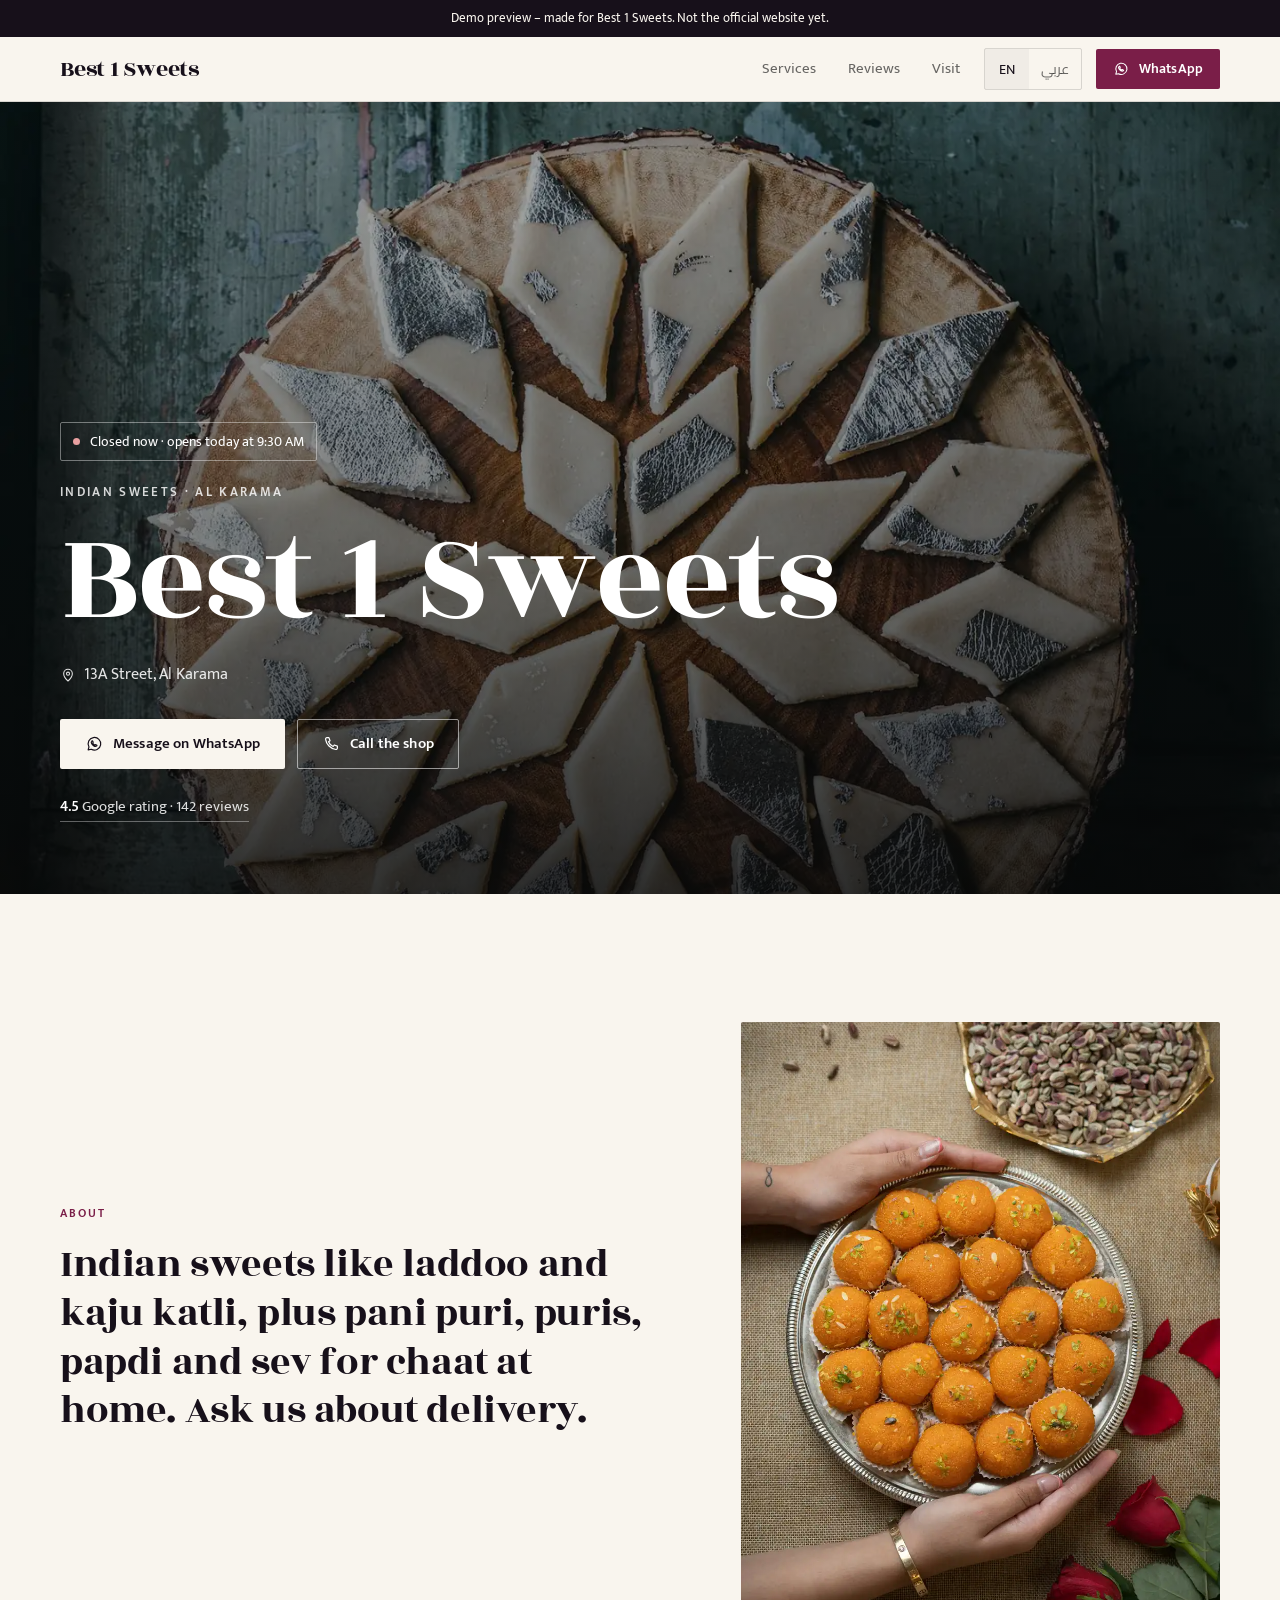
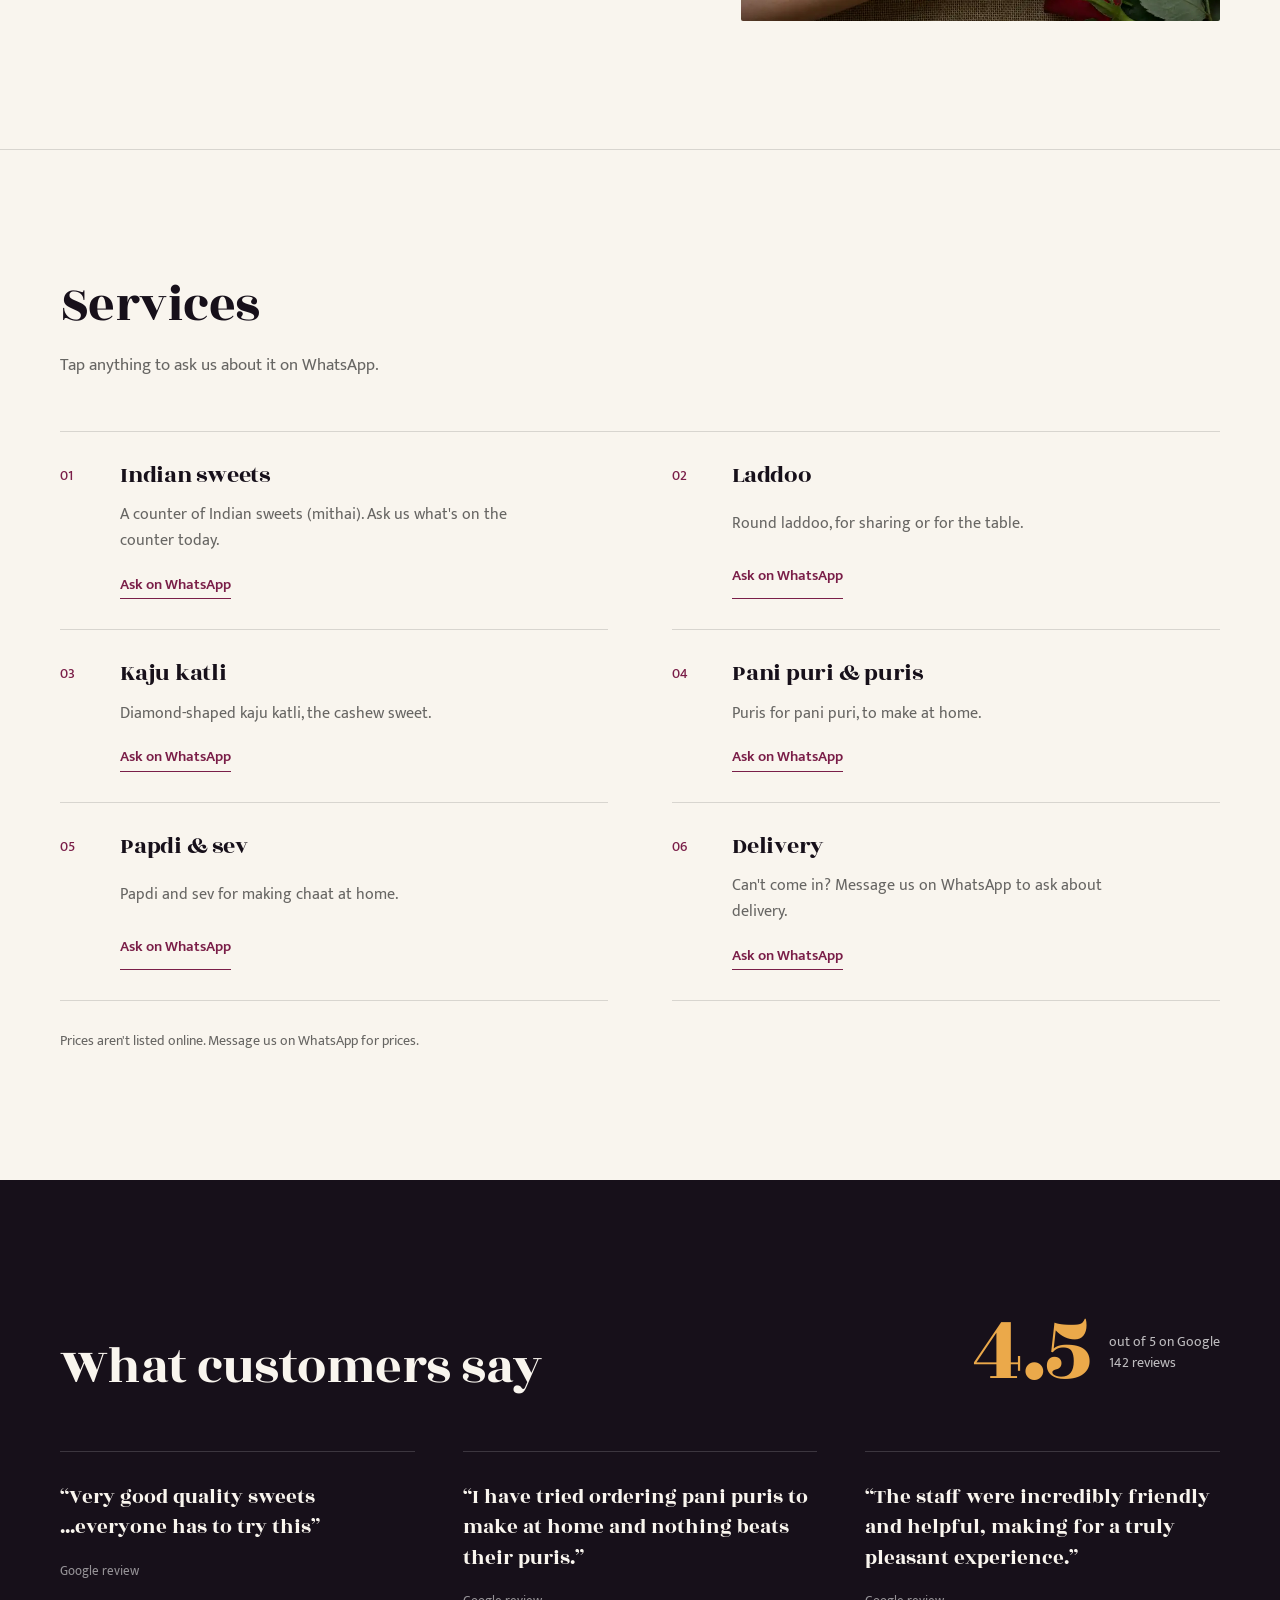
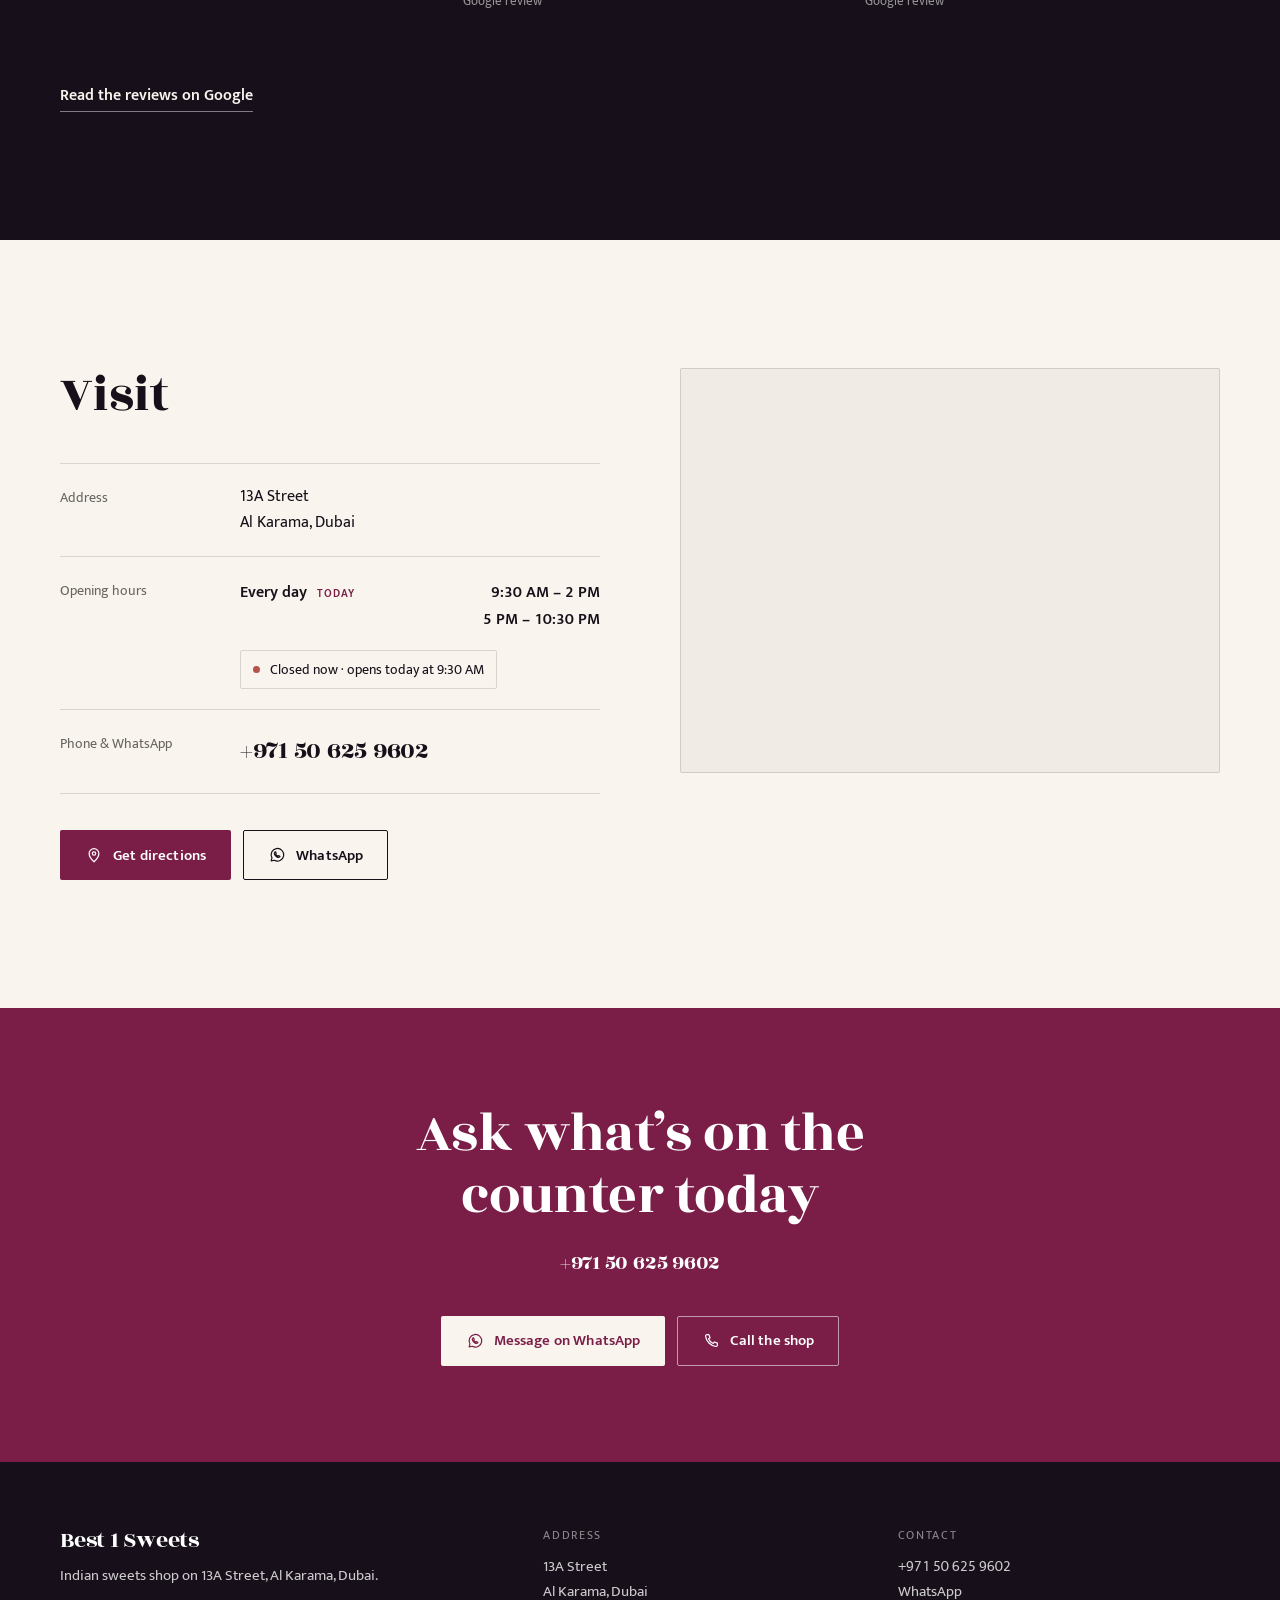
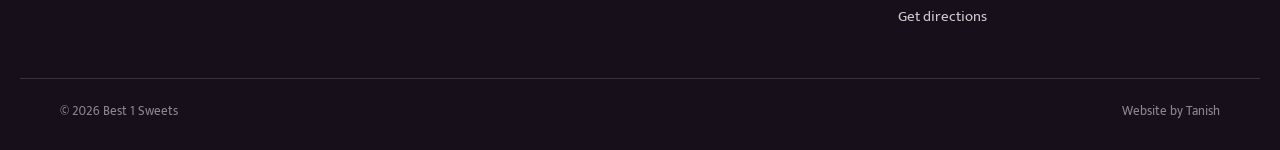
<file: index.html>
<!doctype html>
<html lang="en" dir="ltr">
<head>
  <meta charset="utf-8">
  <meta name="viewport" content="width=device-width, initial-scale=1, viewport-fit=cover">
  <title>Best 1 Sweets · Indian sweets · Al Karama</title>
  <meta name="description" content="Indian sweets like laddoo and kaju katli, plus pani puri, puris, papdi and sev for chaat at home. Ask us about delivery. Rated 4.5 on Google.">
  <meta name="robots" content="noindex">
  <meta name="theme-color" content="#F9F5EE">

  <link rel="icon" href="images/icon.png" type="image/png">
  <link rel="apple-touch-icon" href="images/icon.png">

  <!-- Social sharing (WhatsApp, iMessage, X…). WhatsApp previews don't run JavaScript, so these are plain text. -->
  <meta property="og:type" content="website">
  <meta property="og:site_name" content="Best 1 Sweets">
  <meta property="og:title" content="Best 1 Sweets · 13A Street, Al Karama">
  <meta property="og:description" content="Indian sweets · Al Karama. 4.5 on Google (142 reviews) · Message on WhatsApp.">
  <meta property="og:url" content="https://tanish0212.github.io/best1-sweets-demo/">
  <meta property="og:image" content="https://tanish0212.github.io/best1-sweets-demo/images/og-image.jpg">
  <meta property="og:image:secure_url" content="https://tanish0212.github.io/best1-sweets-demo/images/og-image.jpg">
  <meta property="og:image:type" content="image/jpeg">
  <meta property="og:image:width" content="1200">
  <meta property="og:image:height" content="630">
  <meta property="og:image:alt" content="Best 1 Sweets, Indian sweets · Al Karama">
  <meta name="twitter:card" content="summary_large_image">
  <meta name="twitter:title" content="Best 1 Sweets · 13A Street, Al Karama">
  <meta name="twitter:description" content="Indian sweets · Al Karama. 4.5 on Google (142 reviews) · Message on WhatsApp.">
  <meta name="twitter:image" content="https://tanish0212.github.io/best1-sweets-demo/images/og-image.jpg">

  <link rel="preconnect" href="https://fonts.googleapis.com">
  <link rel="preconnect" href="https://fonts.gstatic.com" crossorigin>
  <link rel="preload" as="image" href="images/hero.webp" imagesrcset="images/hero-m.webp 1000w, images/hero.webp 2000w" imagesizes="100vw" fetchpriority="high">
  <link rel="preload" as="style" href="https://fonts.googleapis.com/css2?family=Rozha+One&amp;family=Mukta:wght@400;500;600&amp;family=Cairo:wght@600;700&amp;display=swap">
  <link rel="stylesheet" href="https://fonts.googleapis.com/css2?family=Rozha+One&amp;family=Mukta:wght@400;500;600&amp;family=Cairo:wght@600;700&amp;display=swap" media="print" onload="this.media='all'">
  <noscript><link rel="stylesheet" href="https://fonts.googleapis.com/css2?family=Rozha+One&amp;family=Mukta:wght@400;500;600&amp;family=Cairo:wght@600;700&amp;display=swap"></noscript>
  <link rel="stylesheet" href="style.css">
</head>
<body>
  <a class="skip-link" href="#main" data-t="skip">Skip to content</a>

  <!-- DEMO BANNER: delete this line (or set SHOP.showDemoBanner = false) when the site goes live -->
  <p class="demo-banner" data-t="demoBanner">Demo preview – made for Best 1 Sweets. Not the official website yet.</p>

  <header class="site-header">
    <div class="wrap header-inner">
      <a class="wordmark" href="#top" data-t="brandName">Best 1 Sweets</a>
      <nav class="nav" data-t-aria="navLabel" aria-label="Main">
        <a href="#services" data-t="navServices">Services</a>
        <a href="#reviews" data-t="navReviews">Reviews</a>
        <a href="#visit" data-t="navVisit">Visit</a>
      </nav>
      <div class="header-actions">
        <div class="lang" role="group" data-t-aria="langLabel" aria-label="Language">
          <button type="button" data-lang="en" lang="en" aria-pressed="true">EN</button>
          <button type="button" data-lang="ar" lang="ar" aria-pressed="false">عربي</button>
        </div>
        <a class="btn btn-solid btn-sm js-wa" href="https://wa.me/971506259602?text=Hello%20Best%201%20Sweets%2C%20I%20found%20you%20on%20your%20website%20and%20I%27d%20like%20to%20ask%20about%20your%20services." target="_blank" rel="noopener" data-t-aria="waAria" aria-label="Message Best 1 Sweets on WhatsApp">
          <svg class="ico" viewBox="0 0 24 24" width="16" height="16" aria-hidden="true"><use href="#i-wa"/></svg>
          <span class="hide-sm" data-t="waShort">WhatsApp</span>
        </a>
      </div>
    </div>
  </header>

  <main id="main">
    <!-- HERO: full-width photo, shop name over a dark overlay -->
    <section class="hero" id="top" aria-labelledby="hero-title">
      <picture class="hero-photo">
        <source media="(max-width: 700px)" srcset="images/hero-m.webp">
        <img class="js-img" data-img="hero" src="images/hero.webp" alt="Kaju katli arranged in a star on a plate" width="2000" height="1250" fetchpriority="high">
      </picture>
      <div class="hero-shade" aria-hidden="true"></div>
      <div class="wrap hero-inner">
        <p class="status js-status"><span class="status-dot" aria-hidden="true"></span><span class="status-text"></span></p>
        <p class="hero-kicker" data-t="kicker">Indian sweets · Al Karama</p>
        <h1 class="hero-name" id="hero-title" data-t="heroName">Best 1 Sweets</h1>
        <p class="hero-place">
          <svg class="ico" viewBox="0 0 24 24" width="16" height="16" aria-hidden="true"><use href="#i-pin"/></svg>
          <span data-t="heroPlace">13A Street, Al Karama</span>
        </p>
        <div class="actions">
          <a class="btn btn-light js-wa" href="https://wa.me/971506259602?text=Hello%20Best%201%20Sweets%2C%20I%20found%20you%20on%20your%20website%20and%20I%27d%20like%20to%20ask%20about%20your%20services." target="_blank" rel="noopener">
            <svg class="ico" viewBox="0 0 24 24" width="18" height="18" aria-hidden="true"><use href="#i-wa"/></svg>
            <span data-t="waCta">Message on WhatsApp</span><span class="visually-hidden js-newtab"></span>
          </a>
          <a class="btn btn-line-light js-tel" href="tel:+971506259602">
            <svg class="ico" viewBox="0 0 24 24" width="18" height="18" aria-hidden="true"><use href="#i-phone"/></svg>
            <span data-t="callCta">Call us</span>
          </a>
        </div>
        <a class="hero-rating js-reviews" href="https://www.google.com/maps/search/?api=1&amp;query=Best+1+Sweets+13A+Street+Al+Karama+Dubai" target="_blank" rel="noopener"><span class="num">4.5</span> <span data-t="ratingShort">Google rating</span> · <span data-t="ratingCount">142 reviews</span><span class="visually-hidden js-newtab"></span></a>
      </div>
    </section>

    <!-- INTRO -->
    <section class="section intro" aria-labelledby="intro-title">
      <div class="wrap intro-grid">
        <div class="intro-copy reveal">
          <p class="label" data-t="introLabel">About</p>
          <h2 class="intro-lead" id="intro-title" data-t="intro">Indian sweets like laddoo and kaju katli, plus pani puri, puris, papdi and sev for chaat at home. Ask us about delivery.</h2>
          <div class="story js-story"></div>
          <dl class="facts js-facts"></dl>
        </div>
        <figure class="intro-photo reveal">
          <img class="js-img" data-img="intro" src="images/photo-1.webp" alt="A plate of round orange laddoo" width="1120" height="1400" loading="lazy" decoding="async">
        </figure>
      </div>
    </section>

    <!-- SERVICES -->
    <section class="section services-section" id="services" aria-labelledby="services-title">
      <div class="wrap">
        <header class="section-head reveal">
          <h2 id="services-title" data-t="servicesTitle">Services</h2>
          <p class="section-intro" data-t="servicesIntro"></p>
        </header>
        <ol class="services js-services" role="list"></ol>
        <p class="note reveal" data-t="quoteNote"></p>
      </div>
    </section>

    <!-- PHOTOS -->


    <!-- REVIEWS -->
    <section class="section reviews-section" id="reviews" aria-labelledby="reviews-title">
      <div class="wrap">
        <div class="reviews-head reveal">
          <div>
            <h2 id="reviews-title" data-t="reviewsTitle">What customers say</h2>
            <p class="reviews-sub js-reviews-sub"></p>
          </div>
          <div class="score">
            <span class="score-value num" lang="en" dir="ltr">4.5</span>
            <span class="score-meta"><span data-t="outOf">out of 5 on Google</span><br><span data-t="ratingCount">142 reviews</span></span>
          </div>
        </div>
        <ul class="reviews js-reviews-list" role="list"></ul>
        <a class="text-link js-reviews reveal" href="https://www.google.com/maps/search/?api=1&amp;query=Best+1+Sweets+13A+Street+Al+Karama+Dubai" target="_blank" rel="noopener"><span data-t="readMore">Read the reviews on Google</span><span class="visually-hidden js-newtab"></span></a>
      </div>
    </section>

    <!-- VISIT -->
    <section class="section visit-section" id="visit" aria-labelledby="visit-title">
      <div class="wrap visit-grid">
        <div class="visit-copy reveal">
          <h2 id="visit-title" data-t="visitTitle">Visit</h2>
          <dl class="info">
            <div>
              <dt data-t="addressLabel">Address</dt>
              <dd><address class="js-address"></address></dd>
            </div>
            <div>
              <dt data-t="hoursLabel">Opening hours</dt>
              <dd>
                <table class="hours js-hours"></table>
                <p class="status status--ink js-status"><span class="status-dot" aria-hidden="true"></span><span class="status-text"></span></p>
              </dd>
            </div>
            <div>
              <dt data-t="phoneLabel">Phone &amp; WhatsApp</dt>
              <dd><a class="phone-link js-tel js-phone" href="tel:+971506259602">+971 50 625 9602</a></dd>
            </div>
          </dl>
          <div class="actions">
            <a class="btn btn-solid js-dir" href="https://www.google.com/maps/search/?api=1&amp;query=Best+1+Sweets+13A+Street+Al+Karama+Dubai" target="_blank" rel="noopener">
              <svg class="ico" viewBox="0 0 24 24" width="18" height="18" aria-hidden="true"><use href="#i-pin"/></svg>
              <span data-t="directions">Get directions</span><span class="visually-hidden js-newtab"></span>
            </a>
            <a class="btn btn-line js-wa" href="https://wa.me/971506259602?text=Hello%20Best%201%20Sweets%2C%20I%20found%20you%20on%20your%20website%20and%20I%27d%20like%20to%20ask%20about%20your%20services." target="_blank" rel="noopener">
              <svg class="ico" viewBox="0 0 24 24" width="18" height="18" aria-hidden="true"><use href="#i-wa"/></svg>
              <span data-t="waShort">WhatsApp</span><span class="visually-hidden js-newtab"></span>
            </a>
          </div>
        </div>
        <div class="map reveal">
          <iframe class="js-map" title="Map" width="640" height="480" loading="lazy" referrerpolicy="no-referrer-when-downgrade" allowfullscreen></iframe>
        </div>
      </div>
    </section>

    <!-- CLOSING -->
    <section class="closing" aria-labelledby="closing-title">
      <div class="wrap closing-inner reveal">
        <h2 id="closing-title" class="closing-title" data-t="closingTitle">Ask what’s on the counter today</h2>
        <p class="closing-phone"><a class="js-tel js-phone" href="tel:+971506259602">+971 50 625 9602</a></p>
        <div class="actions actions--center">
          <a class="btn btn-light js-wa" href="https://wa.me/971506259602?text=Hello%20Best%201%20Sweets%2C%20I%20found%20you%20on%20your%20website%20and%20I%27d%20like%20to%20ask%20about%20your%20services." target="_blank" rel="noopener">
            <svg class="ico" viewBox="0 0 24 24" width="18" height="18" aria-hidden="true"><use href="#i-wa"/></svg>
            <span data-t="waCta">Message on WhatsApp</span><span class="visually-hidden js-newtab"></span>
          </a>
          <a class="btn btn-line-light js-tel" href="tel:+971506259602">
            <svg class="ico" viewBox="0 0 24 24" width="18" height="18" aria-hidden="true"><use href="#i-phone"/></svg>
            <span data-t="callCta">Call us</span>
          </a>
        </div>
      </div>
    </section>
  </main>

  <footer class="site-footer">
    <div class="wrap footer-grid">
      <div>
        <p class="footer-name" data-t="footerName">Best 1 Sweets</p>
        <p class="footer-tag" data-t="footerTag"></p>
      </div>
      <div>
        <p class="footer-label" data-t="addressLabel">Address</p>
        <address class="js-address"></address>
      </div>
      <div>
        <p class="footer-label" data-t="footerContact">Contact</p>
        <p><a class="js-tel js-phone" href="tel:+971506259602">+971 50 625 9602</a></p>
        <p><a class="js-wa" href="https://wa.me/971506259602?text=Hello%20Best%201%20Sweets%2C%20I%20found%20you%20on%20your%20website%20and%20I%27d%20like%20to%20ask%20about%20your%20services." target="_blank" rel="noopener"><span data-t="waShort">WhatsApp</span><span class="visually-hidden js-newtab"></span></a></p>
        <p><a class="js-dir" href="https://www.google.com/maps/search/?api=1&amp;query=Best+1+Sweets+13A+Street+Al+Karama+Dubai" target="_blank" rel="noopener"><span data-t="directions">Get directions</span><span class="visually-hidden js-newtab"></span></a></p>
      </div>
    </div>
    <div class="wrap footer-bottom">
      <p>© <span class="js-year num"></span> <span lang="en" data-shop="name">Best 1 Sweets</span></p>
      <p data-t="credit">Website by Tanish</p>
    </div>
  </footer>

  <a class="fab js-wa" href="https://wa.me/971506259602?text=Hello%20Best%201%20Sweets%2C%20I%20found%20you%20on%20your%20website%20and%20I%27d%20like%20to%20ask%20about%20your%20services." target="_blank" rel="noopener" data-t-aria="waAria" aria-label="Message Best 1 Sweets on WhatsApp">
    <svg viewBox="0 0 24 24" width="24" height="24" aria-hidden="true"><use href="#i-wa"/></svg>
  </a>

  <!-- The only icons: WhatsApp, phone, map pin -->
  <svg width="0" height="0" style="position:absolute" aria-hidden="true" focusable="false">
    <symbol id="i-wa" viewBox="0 0 24 24"><g fill="none" stroke="currentColor" stroke-width="1.6" stroke-linecap="round" stroke-linejoin="round"><path d="M4.2 19.8l1.1-3.9A8.4 8.4 0 1 1 8.4 19z"/><path d="M9 8.3c.2-.5.6-.6 1-.5l.9 2-.7.9c.5 1.2 1.5 2.2 2.8 2.8l.9-.7 2 .9c.1.4 0 .8-.5 1.1-.9.6-2.1.6-3.6-.2a8.4 8.4 0 0 1-2.9-2.9c-.8-1.5-.8-2.7.1-3.4z"/></g></symbol>
    <symbol id="i-pin" viewBox="0 0 24 24"><g fill="none" stroke="currentColor" stroke-width="1.6" stroke-linecap="round" stroke-linejoin="round"><path d="M12 21s-6.5-5.8-6.5-11a6.5 6.5 0 0 1 13 0c0 5.2-6.5 11-6.5 11Z"/><circle cx="12" cy="10" r="2.3"/></g></symbol>
    <symbol id="i-phone" viewBox="0 0 24 24"><path fill="none" stroke="currentColor" stroke-width="1.6" stroke-linecap="round" stroke-linejoin="round" d="M6.6 3.5h2.6l1.5 4.2-2 1.4a10.6 10.6 0 0 0 6.2 6.2l1.4-2 4.2 1.5v2.6a1.9 1.9 0 0 1-2 1.9A16.2 16.2 0 0 1 4.7 5.5a1.9 1.9 0 0 1 1.9-2Z"/></symbol>
  </svg>

  <noscript>
    <div class="noscript">Best 1 Sweets · 13A Street, Al Karama · <a href="https://wa.me/971506259602">WhatsApp +971 50 625 9602</a></div>
  </noscript>

  <script src="script.js"></script>
</body>
</html>
</file>
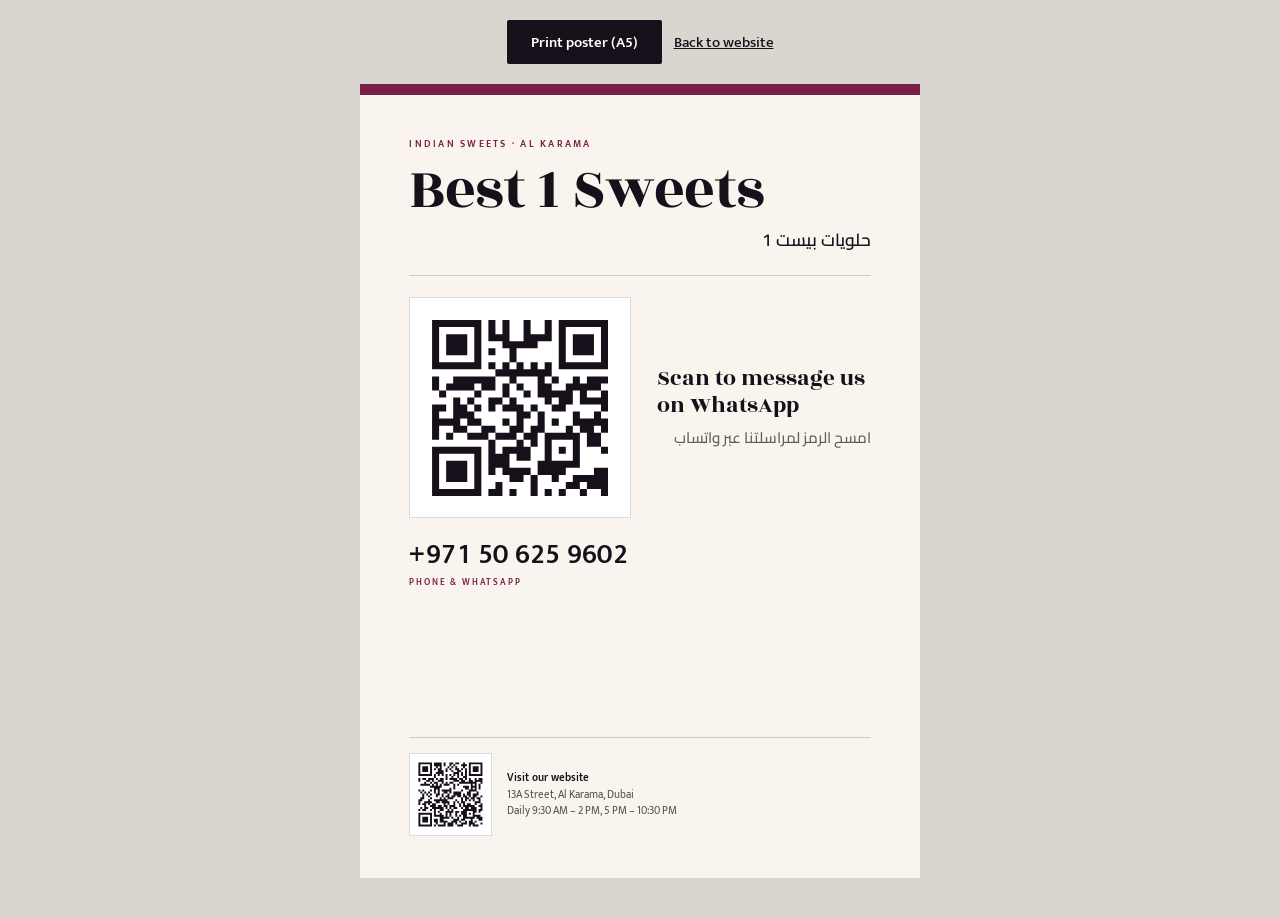
<file: poster.html>
<!doctype html>
<html lang="en">
<head>
  <meta charset="utf-8">
  <meta name="viewport" content="width=device-width, initial-scale=1">
  <meta name="robots" content="noindex">
  <title>Counter poster · Best 1 Sweets</title>
  <link rel="icon" href="images/icon.png" type="image/png">
  <link rel="preconnect" href="https://fonts.googleapis.com">
  <link rel="preconnect" href="https://fonts.gstatic.com" crossorigin>
  <link rel="stylesheet" href="https://fonts.googleapis.com/css2?family=Rozha+One&amp;family=Mukta:wght@400;500;600&amp;family=Cairo:wght@600;700&amp;display=swap">
  <style>
    /* Printable A5 counter poster. Print with "Margins: none" and "Background graphics" on.
       QR codes are static inline SVG, generated locally with segno (see README). */
    @page { size: A5 portrait; margin: 0; }
    * { box-sizing: border-box; }
    html, body { margin: 0; }
    body { background: #D9D6D0; font-family: "Mukta", system-ui, -apple-system, "Segoe UI", sans-serif; color: #17101A; -webkit-print-color-adjust: exact; print-color-adjust: exact; }
    .toolbar { display: flex; justify-content: center; flex-wrap: wrap; gap: 12px; padding: 20px 16px 0; }
    .toolbar button { font: 600 15px "Mukta", system-ui, -apple-system, "Segoe UI", sans-serif; padding: 0 24px; min-height: 44px; border: 0; border-radius: 2px; background: #17101A; color: #fff; cursor: pointer; }
    .toolbar a { font: 500 15px "Mukta", system-ui, -apple-system, "Segoe UI", sans-serif; color: #17101A; align-self: center; min-height: 44px; display: inline-flex; align-items: center; }
    .sheet {
      width: 148mm; height: 210mm; margin: 20px auto 40px; background: #F9F5EE;
      padding: 14mm 13mm 11mm; display: flex; flex-direction: column; position: relative; overflow: hidden;
      font-variant-numeric: lining-nums;
    }
    .kicker { margin: 0; font: 600 2.7mm/1.3 "Mukta", system-ui, -apple-system, "Segoe UI", sans-serif; letter-spacing: .22em; text-transform: uppercase; color: #7A1E48; }
    .name { margin: 3mm 0 0; font: 400 16mm/0.98 "Rozha One", Georgia, "Times New Roman", serif; letter-spacing: -0.01em; }
    .ar-name { margin: 2mm 0 0; font: 600 4.6mm/1.4 "Cairo", "Segoe UI", Tahoma, sans-serif; direction: rtl; text-align: start; }
    .rule { height: 0; border-top: .25mm solid #17101A; opacity: .18; margin: 6mm 0 5.5mm; }
    .row { display: flex; gap: 7mm; align-items: center; }
    .qr-box { padding: 2mm; background: #fff; border: .25mm solid rgba(0,0,0,.14); flex: none; }
    .qr { display: block; width: 54mm; height: 54mm; }
    .cta { margin: 0; font: 400 6.2mm/1.15 "Rozha One", Georgia, "Times New Roman", serif; }
    .cta-ar { margin: 2mm 0 0; font: 500 4mm/1.5 "Cairo", "Segoe UI", Tahoma, sans-serif; direction: rtl; color: rgba(0,0,0,.62); }
    .phone { margin: 6mm 0 0; font: 600 7.4mm/1 "Mukta", system-ui, -apple-system, "Segoe UI", sans-serif; letter-spacing: .01em; font-variant-numeric: lining-nums tabular-nums; }
    .phone-label { margin: 1.6mm 0 0; font: 600 2.4mm "Mukta", system-ui, -apple-system, "Segoe UI", sans-serif; letter-spacing: .2em; text-transform: uppercase; color: #7A1E48; }
    .foot { margin-top: auto; display: flex; align-items: center; gap: 4mm; padding-top: 4mm; border-top: .25mm solid rgba(0,0,0,.18); }
    .qr-small { display: block; width: 19mm; height: 19mm; flex: none; background: #fff; padding: 1.2mm; box-sizing: content-box; border: .25mm solid rgba(0,0,0,.14); }
    .foot p { margin: 0; font: 400 2.85mm/1.5 "Mukta", system-ui, -apple-system, "Segoe UI", sans-serif; color: rgba(0,0,0,.66); }
    .foot b { font-weight: 600; color: #17101A; }
    .band { position: absolute; left: 0; right: 0; top: 0; height: 3mm; background: #7A1E48; }
    @media print {
      body { background: none; }
      .toolbar { display: none; }
      .sheet { margin: 0; }
    }
    @media screen and (max-width: 600px) { .sheet { zoom: .62; } }
  </style>
</head>
<body>
  <div class="toolbar">
    <button type="button" onclick="window.print()">Print poster (A5)</button>
    <a href="./">Back to website</a>
  </div>

  <main class="sheet">
    <div class="band"></div>
    <p class="kicker">Indian sweets · Al Karama</p>
    <h1 class="name">Best 1 Sweets</h1>
    <p class="ar-name" lang="ar">حلويات بيست 1</p>
    <div class="rule"></div>
    <div class="row">
      <div class="qr-box">
        <svg role="img" aria-label="QR code that opens a WhatsApp chat with Best 1 Sweets" viewBox="0 0 29 29" class="qr"><path class="qrline" stroke="#17101a" d="M2 2.5h7m1 0h1m1 0h1m2 0h1m2 0h1m1 0h7m-25 1h1m5 0h1m1 0h1m1 0h1m2 0h1m2 0h1m1 0h1m5 0h1m-25 1h1m1 0h3m1 0h1m1 0h3m2 0h4m1 0h1m1 0h3m1 0h1m-25 1h1m1 0h3m1 0h1m3 0h5m3 0h1m1 0h3m1 0h1m-25 1h1m1 0h3m1 0h1m1 0h1m2 0h1m6 0h1m1 0h3m1 0h1m-25 1h1m5 0h1m4 0h1m6 0h1m5 0h1m-25 1h7m1 0h1m1 0h1m1 0h1m1 0h1m1 0h1m1 0h7m-16 1h8m-17 1h1m2 0h6m2 0h1m3 0h1m1 0h1m2 0h1m1 0h3m-25 1h1m1 0h4m1 0h2m1 0h1m1 0h1m2 0h2m2 0h5m-23 1h1m4 0h1m3 0h1m2 0h1m1 0h5m1 0h1m2 0h1m-22 1h1m1 0h1m2 0h2m1 0h1m4 0h1m1 0h2m1 0h4m-25 1h2m1 0h2m1 0h1m1 0h1m1 0h3m1 0h1m2 0h2m5 0h1m-25 1h1m2 0h3m6 0h2m1 0h1m4 0h1m2 0h1m-24 1h4m1 0h2m3 0h1m1 0h1m2 0h1m1 0h1m2 0h5m-25 1h1m2 0h2m2 0h2m2 0h2m1 0h2m3 0h1m1 0h2m1 0h1m-25 1h1m1 0h1m2 0h3m1 0h3m1 0h2m1 0h5m1 0h2m-16 1h1m3 0h1m1 0h1m1 0h1m3 0h1m1 0h2m-24 1h7m1 0h1m1 0h4m2 0h1m1 0h1m1 0h1m3 0h1m-25 1h1m5 0h1m1 0h3m1 0h2m2 0h1m3 0h1m-21 1h1m1 0h3m1 0h1m1 0h3m4 0h6m-21 1h1m1 0h3m1 0h1m1 0h1m1 0h4m1 0h4m4 0h2m-25 1h1m1 0h3m1 0h1m4 0h2m1 0h1m2 0h1m2 0h5m-25 1h1m5 0h1m2 0h1m4 0h1m4 0h2m1 0h3m-25 1h7m1 0h2m1 0h1m2 0h1m1 0h1m1 0h1m2 0h1m2 0h1"/></svg>
      </div>
      <div>
        <p class="cta">Scan to message us on WhatsApp</p>
        <p class="cta-ar" lang="ar">امسح الرمز لمراسلتنا عبر واتساب</p>
      </div>
    </div>
    <p class="phone">+971 50 625 9602</p>
    <p class="phone-label">Phone &amp; WhatsApp</p>
    <div class="foot">
      <svg role="img" aria-label="QR code that opens the Best 1 Sweets website" viewBox="0 0 37 37" class="qr-small"><path class="qrline" stroke="#17101a" d="M2 2.5h7m1 0h4m1 0h1m2 0h2m1 0h2m2 0h1m2 0h7m-33 1h1m5 0h1m1 0h4m1 0h1m2 0h1m1 0h1m3 0h3m1 0h1m5 0h1m-33 1h1m1 0h3m1 0h1m2 0h1m1 0h1m3 0h1m1 0h1m1 0h1m3 0h1m2 0h1m1 0h3m1 0h1m-33 1h1m1 0h3m1 0h1m1 0h1m1 0h2m2 0h1m1 0h1m2 0h2m1 0h1m1 0h1m1 0h1m1 0h3m1 0h1m-33 1h1m1 0h3m1 0h1m3 0h3m1 0h1m2 0h1m2 0h2m2 0h1m1 0h1m1 0h3m1 0h1m-33 1h1m5 0h1m2 0h4m5 0h3m1 0h1m1 0h1m1 0h1m5 0h1m-33 1h7m1 0h1m1 0h1m1 0h1m1 0h1m1 0h1m1 0h1m1 0h1m1 0h1m1 0h1m1 0h7m-25 1h1m5 0h1m2 0h1m2 0h1m2 0h2m-25 1h1m1 0h2m1 0h3m1 0h1m1 0h2m1 0h1m1 0h4m1 0h2m1 0h1m1 0h1m2 0h1m1 0h2m-33 1h1m3 0h2m1 0h1m2 0h3m5 0h3m1 0h2m2 0h2m1 0h4m-30 1h1m2 0h1m1 0h2m2 0h1m1 0h1m1 0h2m3 0h9m2 0h1m-32 1h5m1 0h1m1 0h1m1 0h1m1 0h3m2 0h1m1 0h1m6 0h1m1 0h1m1 0h1m-26 1h6m6 0h1m4 0h3m1 0h3m1 0h1m-24 1h3m5 0h1m1 0h1m5 0h2m1 0h1m1 0h1m1 0h1m-32 1h1m1 0h1m3 0h1m1 0h1m1 0h1m1 0h5m5 0h1m3 0h4m-29 1h1m1 0h1m1 0h1m2 0h1m1 0h1m2 0h2m1 0h1m1 0h4m3 0h2m3 0h1m-29 1h1m1 0h1m1 0h1m2 0h2m1 0h1m2 0h1m2 0h4m1 0h1m1 0h2m1 0h3m-29 1h1m2 0h1m3 0h1m2 0h1m1 0h2m1 0h2m1 0h2m1 0h2m1 0h1m1 0h2m2 0h1m-32 1h2m3 0h1m4 0h1m1 0h1m1 0h3m4 0h1m1 0h2m1 0h2m1 0h2m-32 1h2m3 0h1m2 0h7m4 0h1m2 0h1m1 0h1m1 0h1m1 0h1m2 0h1m-32 1h1m2 0h4m2 0h2m1 0h4m2 0h1m1 0h1m1 0h2m5 0h3m-32 1h1m1 0h2m1 0h1m1 0h2m4 0h1m1 0h1m2 0h1m2 0h1m1 0h1m1 0h2m2 0h1m2 0h1m-30 1h1m2 0h3m1 0h2m1 0h2m1 0h3m2 0h1m1 0h6m2 0h2m-32 1h1m1 0h2m2 0h6m1 0h1m1 0h1m1 0h2m2 0h1m1 0h2m1 0h3m2 0h1m-33 1h1m1 0h2m2 0h1m1 0h1m2 0h2m2 0h1m1 0h1m5 0h7m1 0h2m-25 1h1m1 0h1m3 0h4m1 0h2m1 0h3m3 0h2m1 0h1m-32 1h7m1 0h1m2 0h1m2 0h1m1 0h1m2 0h1m2 0h3m1 0h1m1 0h1m-29 1h1m5 0h1m1 0h5m1 0h1m1 0h1m2 0h1m1 0h1m1 0h2m3 0h4m-32 1h1m1 0h3m1 0h1m4 0h5m1 0h1m2 0h1m2 0h6m1 0h3m-33 1h1m1 0h3m1 0h1m1 0h2m1 0h2m5 0h3m1 0h2m3 0h1m3 0h2m-33 1h1m1 0h3m1 0h1m1 0h2m1 0h4m2 0h3m1 0h1m2 0h1m1 0h2m1 0h1m-30 1h1m5 0h1m2 0h1m3 0h1m1 0h3m1 0h1m2 0h3m1 0h3m3 0h1m-33 1h7m1 0h1m1 0h4m1 0h3m2 0h3m3 0h1m1 0h3"/></svg>
      <p><b>Visit our website</b><br>13A Street, Al Karama, Dubai<br>Daily 9:30 AM – 2 PM, 5 PM – 10:30 PM</p>
    </div>
  </main>
</body>
</html>
</file>
<file: style.css>
/* Best 1 Sweets: editorial design. Two brand colours: #7A1E48 / #EBA94A. */

:root {
  --accent: #7A1E48; --accent-2: #EBA94A; --on-accent: #FFFFFF;
  --ink: #17101A; --paper: #F9F5EE; --paper-2: rgba(0, 0, 0, .035);
  --muted: rgba(20, 20, 20, .64); --line: rgba(20, 20, 20, .14);
  --f-display: "Rozha One", Georgia, "Times New Roman", serif; --f-body: "Mukta", system-ui, -apple-system, "Segoe UI", sans-serif; --f-quote: "Rozha One", Georgia, "Times New Roman", serif;
  --f-ar: "Cairo", "Segoe UI", Tahoma, sans-serif; --f-ar-display: "Cairo", "Segoe UI", Tahoma, sans-serif;
  --display-weight: 400; --ar-display-weight: 700; --display-tracking: -0.01em;
  --radius: 2px; --hero-pos: 50% 50%;
  color-scheme: light;
}

/* ======================================================================
   Shared editorial stylesheet. Each site sets only the variables above
   this block: two brand colours (--accent, --accent-2), near-black ink,
   off-white paper, and its fonts. No shadows, no gradients except the
   photo overlay, 1px rules, small radius, fades only.
   ====================================================================== */
*, *::before, *::after { box-sizing: border-box; }
html { -webkit-text-size-adjust: 100%; scroll-behavior: smooth; scroll-padding-top: 72px; }
body {
  margin: 0; background: var(--paper); color: var(--ink);
  font: 400 1rem/1.65 var(--f-body); font-variant-numeric: lining-nums;
  -webkit-font-smoothing: antialiased; text-rendering: optimizeLegibility;
}
html[lang="ar"] body { font-family: var(--f-ar); line-height: 1.8; }
img { display: block; max-width: 100%; height: auto; }
a { color: inherit; }
h1, h2, h3, p, dl, dd, figure, ol, ul { margin: 0; }
ol, ul { padding: 0; list-style: none; }
address { font-style: normal; }
button { font: inherit; color: inherit; }
:focus-visible { outline: 2px solid var(--accent); outline-offset: 3px; }

.wrap { width: 100%; max-width: 1240px; margin-inline: auto; padding-inline: 20px; }
@media (min-width: 768px) { .wrap { padding-inline: 40px; } }
.visually-hidden { position: absolute !important; width: 1px; height: 1px; overflow: hidden; clip: rect(0 0 0 0); white-space: nowrap; }
.num, .ltr { font-variant-numeric: lining-nums tabular-nums; }
.skip-link { position: absolute; inset-inline-start: 12px; top: -60px; z-index: 100; background: var(--ink); color: var(--paper); padding: 10px 16px; text-decoration: none; }
.skip-link:focus { top: 12px; }

/* ---------- type ---------- */
h1, h2, h3, .wordmark, .footer-name, .score-value, .closing-phone, .phone-link {
  font-family: var(--f-display); font-weight: var(--display-weight); letter-spacing: var(--display-tracking);
}
html[lang="ar"] :is(h1, h2, h3, .wordmark, .footer-name, .closing-title) { font-family: var(--f-ar-display); letter-spacing: 0; font-weight: var(--ar-display-weight); }
h2 { font-size: clamp(2rem, 4.4vw, 3.25rem); line-height: 1.05; }
html[lang="ar"] h2 { line-height: 1.35; }
.label {
  font: 600 .75rem/1 var(--f-body); letter-spacing: .16em; text-transform: uppercase; color: var(--accent);
  margin-bottom: 22px;
}
html[lang="ar"] .label { font-family: var(--f-ar); letter-spacing: 0; text-transform: none; font-size: .9375rem; }

/* ---------- buttons ---------- */
.btn {
  display: inline-flex; align-items: center; justify-content: center; gap: 10px;
  min-height: 50px; padding: 0 24px; border-radius: var(--radius); border: 1px solid transparent;
  font: 600 .9375rem/1 var(--f-body); letter-spacing: .01em; text-decoration: none; white-space: nowrap;
  transition: background-color .2s, color .2s, border-color .2s;
}
html[lang="ar"] .btn { font-family: var(--f-ar); font-size: 1rem; letter-spacing: 0; }
.btn-sm { min-height: 40px; padding: 0 16px; font-size: .875rem; }
.btn-solid { background: var(--accent); color: var(--on-accent); }
.btn-solid:hover { background: var(--ink); }
.btn-line { border-color: var(--ink); color: var(--ink); }
.btn-line:hover { background: var(--ink); color: var(--paper); }
.btn-light { background: var(--paper); color: var(--ink); }
.btn-light:hover { background: #fff; }
.btn-line-light { border-color: rgba(255, 255, 255, .55); color: #fff; }
.btn-line-light:hover { border-color: #fff; background: rgba(255, 255, 255, .08); }
.ico { flex: none; }
.actions { display: flex; flex-wrap: wrap; gap: 12px; }
.actions--center { justify-content: center; }

/* ---------- demo banner + header ---------- */
.demo-banner { background: var(--ink); color: var(--paper); text-align: center; font-size: .8125rem; padding: 8px 16px; }
.demo-banner[hidden] { display: none; }
.site-header {
  position: sticky; top: 0; z-index: 50; background: var(--paper);
  border-bottom: 1px solid var(--line);
}
.header-inner { display: flex; align-items: center; gap: 24px; min-height: 64px; }
.wordmark { font-size: 1.5rem; line-height: 1.1; text-decoration: none; margin-inline-end: auto; }
.nav { display: none; gap: 32px; }
.nav a { font-size: .9375rem; text-decoration: none; color: var(--muted); }
.nav a:hover { color: var(--ink); }
.header-actions { display: flex; align-items: center; gap: 14px; }
.lang { display: flex; border: 1px solid var(--line); border-radius: var(--radius); }
.lang button { background: none; border: 0; padding: 0 12px; min-height: 40px; min-width: 44px; cursor: pointer; font-size: .875rem; color: var(--muted); }
.lang button[aria-pressed="true"] { color: var(--ink); background: var(--paper-2); }
.lang button[lang="ar"] { font-family: var(--f-ar); }
.hide-sm { display: none; }
@media (min-width: 900px) { .nav { display: flex; } .hide-sm { display: inline; } }

/* ---------- hero ---------- */
.hero { position: relative; min-height: min(88svh, 820px); display: flex; align-items: flex-end; color: #fff; background: var(--ink); overflow: hidden; }
.hero-photo, .hero-photo img { position: absolute; inset: 0; width: 100%; height: 100%; }
.hero-photo img { object-fit: cover; object-position: var(--hero-pos, 50% 50%); }
.hero-shade { position: absolute; inset: 0; background: linear-gradient(to top, rgba(8, 8, 8, .82) 0%, rgba(8, 8, 8, .5) 45%, rgba(8, 8, 8, .34) 100%); }
.hero-inner { position: relative; padding-top: 120px; padding-bottom: 48px; }
@media (min-width: 768px) { .hero-inner { padding-bottom: 72px; } }
.hero-kicker { font: 600 .8125rem/1.4 var(--f-body); letter-spacing: .18em; text-transform: uppercase; color: rgba(255, 255, 255, .82); margin-top: 22px; }
html[lang="ar"] .hero-kicker { font-family: var(--f-ar); letter-spacing: 0; text-transform: none; font-size: 1rem; }
.hero-name { font-size: clamp(3rem, 10.5vw, 8.25rem); line-height: .96; margin-top: 14px; max-width: 14ch; text-wrap: balance; }
html[lang="ar"] .hero-name { line-height: 1.25; font-size: clamp(2.75rem, 9vw, 6.5rem); }
.hero-place { display: flex; align-items: center; gap: 8px; margin-top: 20px; color: rgba(255, 255, 255, .88); }
.hero .actions { margin-top: 30px; }
.hero-rating { display: inline-block; margin-top: 26px; font-size: .9375rem; color: rgba(255, 255, 255, .85); text-decoration: none; border-bottom: 1px solid rgba(255, 255, 255, .35); padding-bottom: 2px; }
.hero-rating .num { font-weight: 600; color: #fff; }

/* open / closed */
.status { display: inline-flex; align-items: center; gap: 10px; font-size: .875rem; padding: 7px 12px; border: 1px solid rgba(255, 255, 255, .4); border-radius: var(--radius); }
.status-dot { width: 7px; height: 7px; border-radius: 50%; background: currentColor; flex: none; }
.status[data-state="open"] .status-dot { background: #5DD39E; }
.status[data-state="closed"] .status-dot { background: #E8A0A0; }
.status--ink { border-color: var(--line); margin-top: 14px; }
.status--ink[data-state="open"] .status-dot { background: #1F8A55; }
.status--ink[data-state="closed"] .status-dot { background: #B4534D; }

/* ---------- sections ---------- */
.section { padding-block: 88px; }
@media (min-width: 900px) { .section { padding-block: 128px; } }
.section-head { display: grid; gap: 18px; margin-bottom: 52px; max-width: 760px; }
.section-intro { color: var(--muted); font-size: 1.0625rem; max-width: 56ch; }

/* intro */
.intro-grid { display: grid; gap: 48px; align-items: center; }
@media (min-width: 900px) { .intro-grid { grid-template-columns: 1.1fr .9fr; gap: 96px; } }
.intro-lead { font-size: clamp(1.625rem, 3.2vw, 2.5rem); line-height: 1.22; text-wrap: pretty; }
html[lang="ar"] .intro-lead { line-height: 1.6; }
.story { display: grid; gap: 14px; margin-top: 28px; color: var(--muted); max-width: 60ch; }
.story:empty { display: none; }
.facts { margin-top: 40px; border-top: 1px solid var(--line); }
.facts:empty { display: none; }
.facts div { display: grid; grid-template-columns: 9rem 1fr; gap: 16px; padding: 14px 0; border-bottom: 1px solid var(--line); }
.facts dt { color: var(--muted); font-size: .875rem; }
.intro-photo img { width: 100%; aspect-ratio: 4 / 5; object-fit: cover; border-radius: var(--radius); }

/* services */
.services-section { border-top: 1px solid var(--line); }
.services { display: grid; border-top: 1px solid var(--line); }
@media (min-width: 768px) { .services { grid-template-columns: 1fr 1fr; column-gap: 64px; } }
.service { display: grid; grid-template-columns: 3rem 1fr; gap: 4px 12px; padding: 28px 0 30px; border-bottom: 1px solid var(--line); }
.service-num { font: 500 .875rem/2.3 var(--f-body); color: var(--accent); }
.service-name { font-size: 1.5rem; line-height: 1.25; }
.service-desc { grid-column: 2; color: var(--muted); margin-top: 6px; max-width: 46ch; }
.service-link { grid-column: 2; justify-self: start; margin-top: 14px; font-weight: 600; font-size: .9375rem; color: var(--accent); text-decoration: none; border-bottom: 1px solid currentColor; padding-bottom: 1px; }
.service-link:hover { color: var(--ink); }
.note { margin-top: 28px; font-size: .875rem; color: var(--muted); }

/* gallery */
.gallery { padding-bottom: 88px; }
.gallery-grid { display: grid; gap: 12px; grid-template-columns: 1fr 1fr; }
.gallery-grid img { width: 100%; height: 100%; aspect-ratio: 4 / 5; object-fit: cover; border-radius: var(--radius); }
.gallery-grid--3 img:first-child { grid-column: 1 / -1; aspect-ratio: 3 / 2; }
@media (min-width: 900px) {
  .gallery { padding-bottom: 128px; }
  .gallery-grid { gap: 20px; }
  .gallery-grid--3 { grid-template-columns: 1.4fr 1fr 1fr; }
  .gallery-grid--3 img:first-child { grid-column: auto; aspect-ratio: auto; }
}

/* reviews: near-black band */
.reviews-section { background: var(--ink); color: var(--paper); }
.reviews-head { display: flex; flex-wrap: wrap; justify-content: space-between; align-items: flex-end; gap: 32px; margin-bottom: 56px; }
.reviews-sub { margin-top: 14px; color: rgba(255, 255, 255, .62); font-size: .9375rem; }
.reviews-sub:empty { display: none; }
.score { display: flex; align-items: center; gap: 18px; }
.score-value { font-size: clamp(4rem, 9vw, 6rem); line-height: .9; color: var(--accent-2); font-variant-numeric: lining-nums proportional-nums; letter-spacing: -0.02em; }
.score-meta { font-size: .875rem; color: rgba(255, 255, 255, .72); line-height: 1.5; }
.reviews { display: grid; gap: 0; border-top: 1px solid rgba(255, 255, 255, .16); }
@media (min-width: 900px) { .reviews { grid-template-columns: repeat(3, 1fr); column-gap: 48px; border-top: 0; } }
.review { padding: 30px 0; border-bottom: 1px solid rgba(255, 255, 255, .16); }
@media (min-width: 900px) { .review { border-bottom: 0; border-top: 1px solid rgba(255, 255, 255, .16); } }
.review blockquote { margin: 0; }
.review blockquote p { font-family: var(--f-quote); font-size: 1.3125rem; line-height: 1.45; }
.review figcaption { margin-top: 18px; font-size: .8125rem; color: rgba(255, 255, 255, .55); }
.mention { font-family: var(--f-quote); font-size: 1.3125rem; line-height: 1.4; }
html[lang="ar"] .mention { font-family: var(--f-ar-display); }
.reviews-section .text-link { display: inline-block; margin-top: 40px; color: var(--paper); font-weight: 600; text-decoration: none; border-bottom: 1px solid rgba(255, 255, 255, .45); padding-bottom: 2px; }
.reviews-section :focus-visible { outline-color: var(--paper); }

/* visit */
.visit-grid { display: grid; gap: 48px; }
@media (min-width: 900px) { .visit-grid { grid-template-columns: 1fr 1fr; gap: 80px; align-items: start; } }
.info { margin: 40px 0 36px; border-top: 1px solid var(--line); }
.info > div { padding: 20px 0; border-bottom: 1px solid var(--line); display: grid; gap: 8px; }
@media (min-width: 600px) { .info > div { grid-template-columns: 10rem 1fr; gap: 20px; } }
.info dt { font-size: .875rem; color: var(--muted); padding-top: 2px; }
.info address span { display: block; }
.hours { border-collapse: collapse; width: 100%; max-width: 420px; }
.hours th, .hours td { text-align: start; font-weight: 400; padding: 3px 0; vertical-align: top; }
.hours td { text-align: end; white-space: nowrap; padding-inline-start: 20px; }
.hours .range { display: block; }
.hours tr.is-today th, .hours tr.is-today td { font-weight: 600; }
.today-flag { font-size: .6875rem; letter-spacing: .08em; text-transform: uppercase; color: var(--accent); margin-inline-start: 6px; }
html[lang="ar"] .today-flag { letter-spacing: 0; font-size: .8125rem; }
.phone-link { font-size: 1.625rem; text-decoration: none; }
.map { border: 1px solid var(--line); border-radius: var(--radius); overflow: hidden; background: var(--paper-2); }
.map iframe { display: block; width: 100%; height: 100%; min-height: 360px; aspect-ratio: 4 / 3; border: 0; filter: grayscale(1) contrast(.95); }

/* closing */
.closing { background: var(--accent); color: var(--on-accent); padding-block: 96px; text-align: center; }
.closing-title { font-size: clamp(2rem, 5vw, 3.5rem); line-height: 1.1; max-width: 18ch; margin-inline: auto; text-wrap: balance; }
.closing-phone { margin: 18px 0 34px; font-size: 1.375rem; }
.closing-phone a { text-decoration: none; }
.closing .btn-light { color: var(--accent); }

/* footer */
.site-footer { background: var(--ink); color: rgba(255, 255, 255, .78); padding: 64px 0 28px; font-size: .9375rem; }
.footer-grid { display: grid; gap: 32px; }
@media (min-width: 768px) { .footer-grid { grid-template-columns: 1.4fr 1fr 1fr; } }
.footer-name { color: #fff; font-size: 1.5rem; line-height: 1.2; }
.footer-tag { margin-top: 10px; max-width: 36ch; }
.footer-label { font-size: .75rem; letter-spacing: .14em; text-transform: uppercase; color: rgba(255, 255, 255, .5); margin-bottom: 10px; }
html[lang="ar"] .footer-label { letter-spacing: 0; font-size: .875rem; }
.site-footer address span { display: block; }
.site-footer a { text-decoration: none; }
.site-footer a:hover { color: #fff; }
.footer-bottom { display: flex; flex-wrap: wrap; justify-content: space-between; gap: 12px; margin-top: 48px; padding-top: 22px; border-top: 1px solid rgba(255, 255, 255, .14); font-size: .8125rem; color: rgba(255, 255, 255, .5); }

/* floating WhatsApp (phones only) */
.fab {
  position: fixed; inset-inline-end: 16px; bottom: max(16px, env(safe-area-inset-bottom)); z-index: 60;
  width: 54px; height: 54px; display: grid; place-items: center; border-radius: 50%;
  background: var(--accent); color: var(--on-accent); border: 1px solid rgba(255, 255, 255, .25);
  opacity: 0; pointer-events: none; transition: opacity .3s;
}
.fab.is-on { opacity: 1; pointer-events: auto; }
@media (min-width: 900px) { .fab { display: none; } }

.noscript { padding: 16px 20px; background: var(--paper-2); text-align: center; }

/* subtle fades only */
.motion .reveal { opacity: 0; transition: opacity .7s ease; }
.motion .reveal.is-in { opacity: 1; }
@media (prefers-reduced-motion: reduce) {
  html { scroll-behavior: auto; }
  .motion .reveal { opacity: 1; transition: none; }
}
@media print { .site-header, .fab, .demo-banner { display: none; } }
</file>
